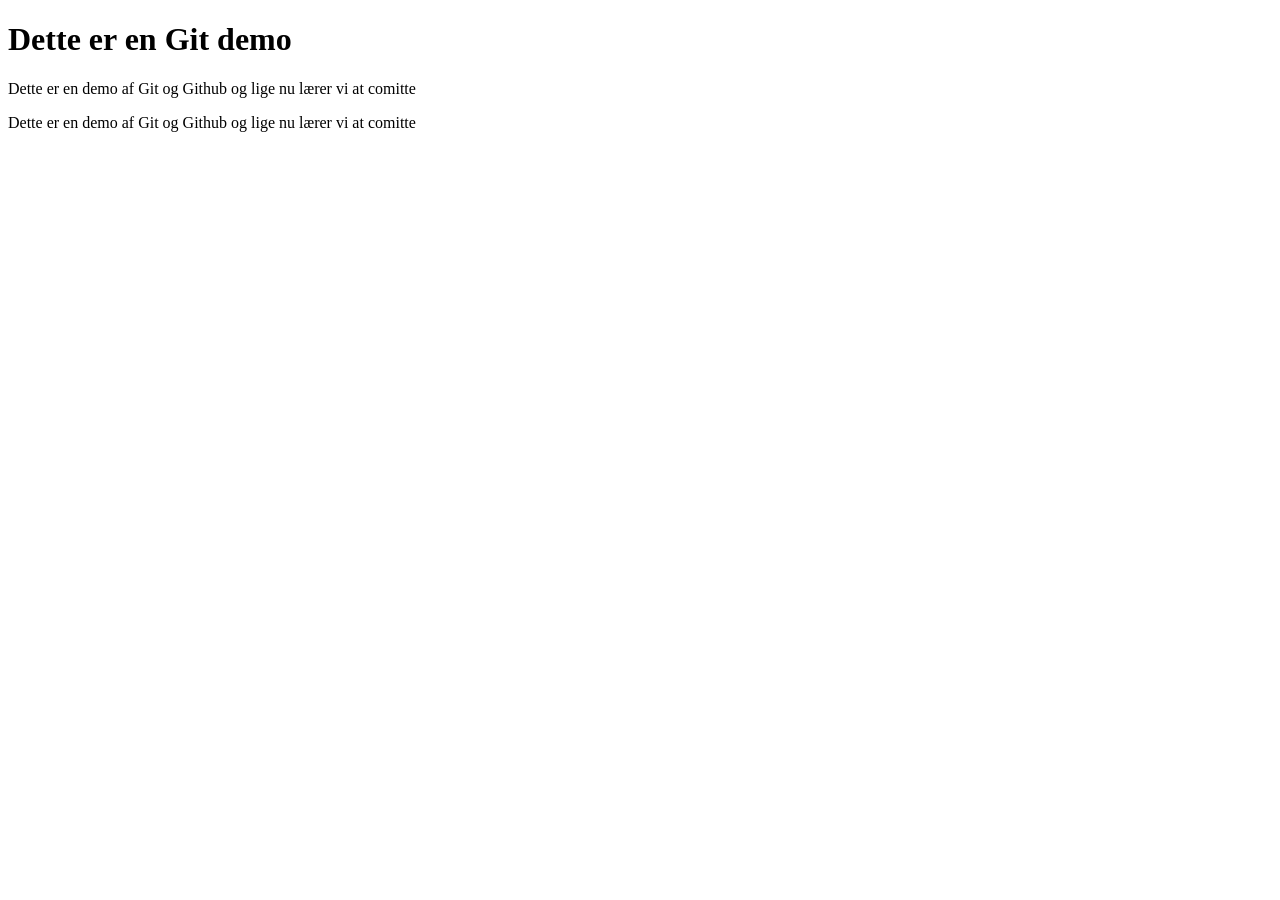
<file: index.html>
<!DOCTYPE html>
<html lang="en">
<head>
    <meta charset="UTF-8">
    <title>Title</title>
</head>
<body>

<h1>Dette er en Git demo</h1>
<p>Dette er en demo af Git og Github og lige nu lærer vi at comitte</p>
<p>Dette er en demo af Git og Github og lige nu lærer vi at comitte</p>


</body>
</html>
</file>
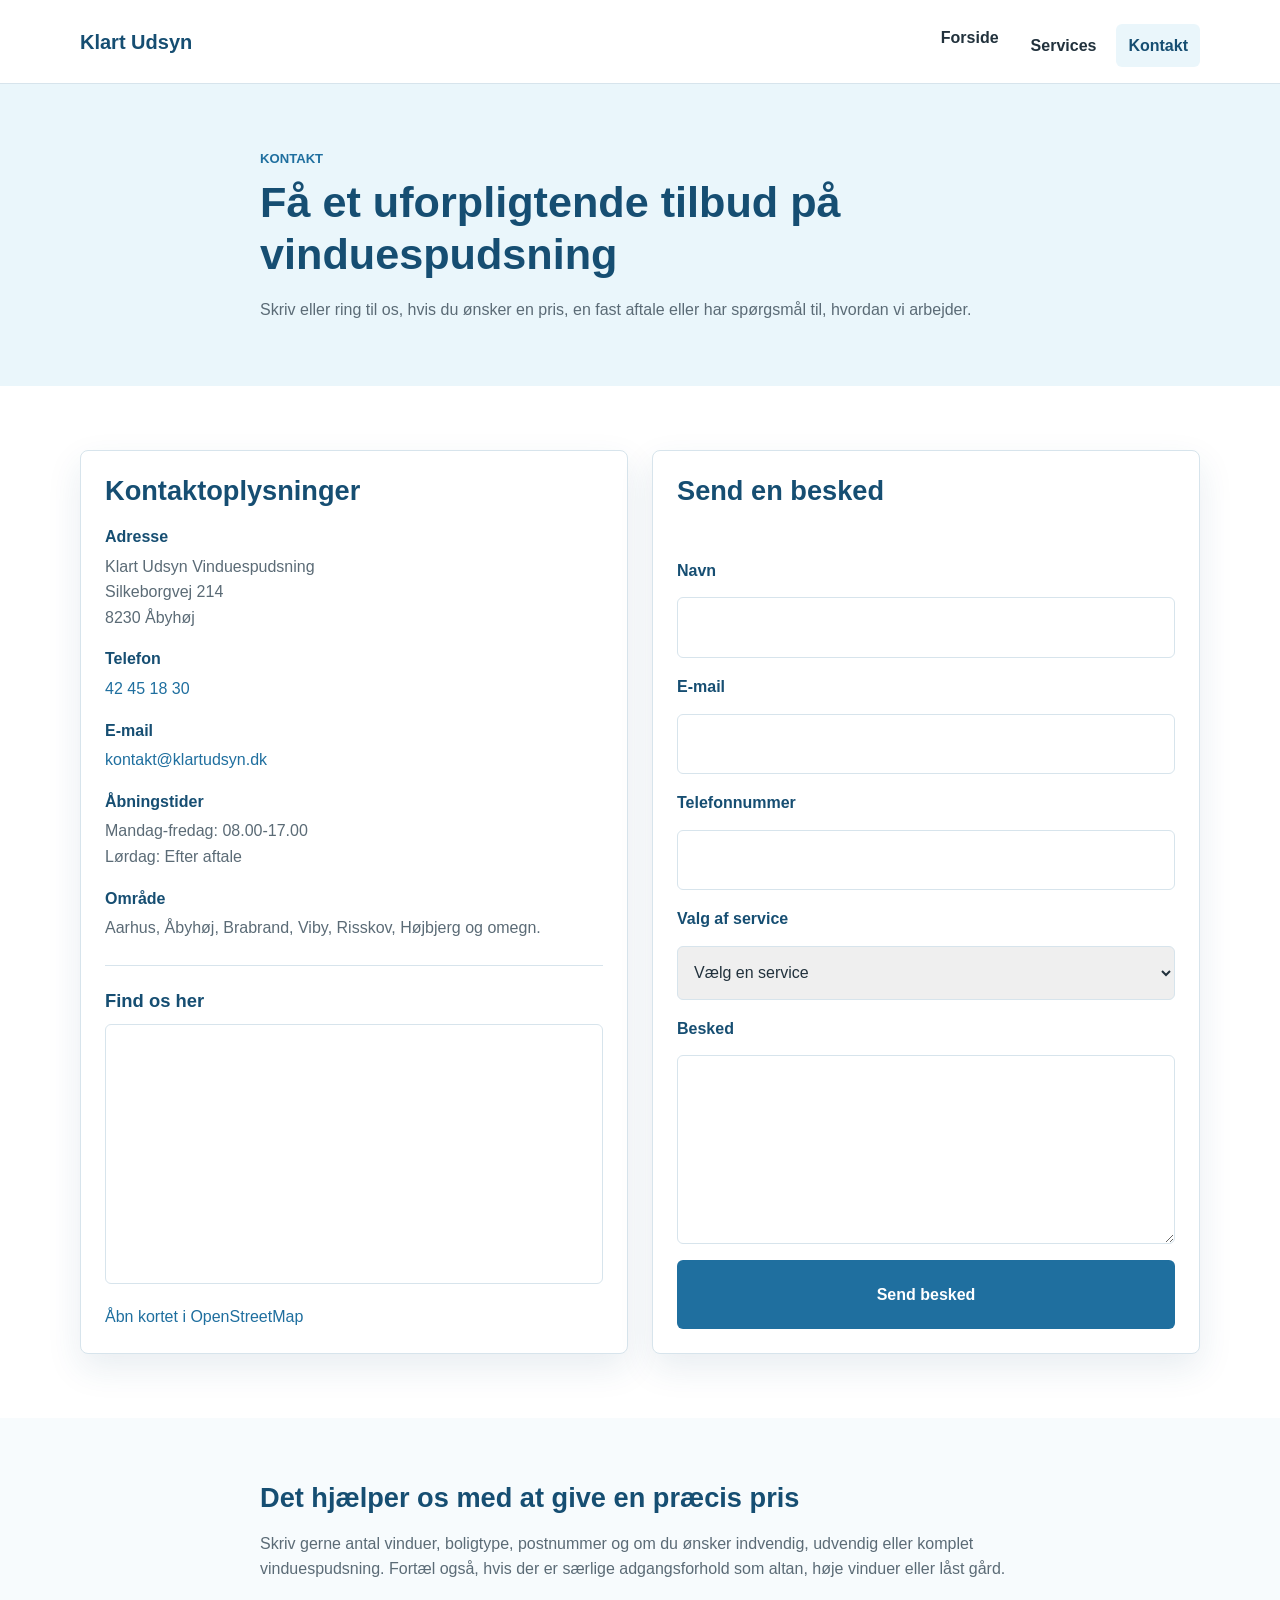
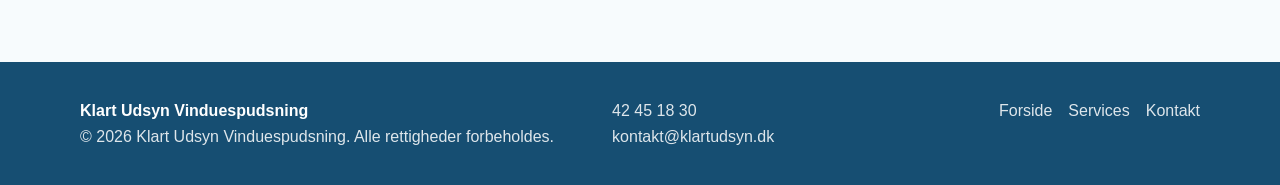
<file: window-cleaning/contact.html>
<!DOCTYPE html>
<html lang="da">
<head>
    <meta charset="UTF-8">
    <meta name="viewport" content="width=device-width, initial-scale=1.0">
    <title>Kontakt | Klart Udsyn Vinduespudsning</title>
    <link rel="stylesheet" href="css/styles.css">
</head>
<body>
    <!-- Sidehoved med logo og navigation -->
    <header class="site-header">
        <div class="container header-content">
            <a class="site-logo" href="index.html" aria-label="Klart Udsyn Vinduespudsning forside">
                Klart Udsyn
            </a>
            <nav class="main-navigation" aria-label="Hovednavigation">
                <ul>
                    <li><a href="index.html">Forside</a></li>
                    <li><a href="services.html">Services</a></li>
                    <li><a class="active" href="contact.html" aria-current="page">Kontakt</a></li>
                </ul>
            </nav>
        </div>
    </header>

    <main>
        <!-- Introduktion til kontakt -->
        <section class="page-intro">
            <div class="container narrow">
                <p class="eyebrow">Kontakt</p>
                <h1>Få et uforpligtende tilbud på vinduespudsning</h1>
                <p>
                    Skriv eller ring til os, hvis du ønsker en pris, en fast aftale eller har spørgsmål til,
                    hvordan vi arbejder.
                </p>
            </div>
        </section>

        <!-- Kontaktoplysninger og formular -->
        <section class="section">
            <div class="container contact-grid">
                <aside class="contact-details" aria-labelledby="contact-details-heading">
                    <h2 id="contact-details-heading">Kontaktoplysninger</h2>
                    <dl>
                        <div>
                            <dt>Adresse</dt>
                            <dd>Klart Udsyn Vinduespudsning<br>Silkeborgvej 214<br>8230 Åbyhøj</dd>
                        </div>
                        <div>
                            <dt>Telefon</dt>
                            <dd><a href="tel:+4542451830">42 45 18 30</a></dd>
                        </div>
                        <div>
                            <dt>E-mail</dt>
                            <dd><a href="mailto:kontakt@klartudsyn.dk">kontakt@klartudsyn.dk</a></dd>
                        </div>
                        <div>
                            <dt>Åbningstider</dt>
                            <dd>Mandag-fredag: 08.00-17.00<br>Lørdag: Efter aftale</dd>
                        </div>
                        <div>
                            <dt>Område</dt>
                            <dd>Aarhus, Åbyhøj, Brabrand, Viby, Risskov, Højbjerg og omegn.</dd>
                        </div>
                    </dl>

                    <!-- Kort over butikkens placering -->
                    <div class="map-card">
                        <h3>Find os her</h3>
                        <iframe
                            title="Kort der viser Klart Udsyn Vinduespudsning på Silkeborgvej i Åbyhøj"
                            src="https://www.openstreetmap.org/export/embed.html?bbox=10.1450%2C56.1430%2C10.1850%2C56.1630&amp;layer=mapnik&amp;marker=56.1530%2C10.1650"
                            loading="lazy">
                        </iframe>
                        <p>
                            <a href="https://www.openstreetmap.org/?mlat=56.1530&amp;mlon=10.1650#map=15/56.1530/10.1650" target="_blank" rel="noopener">
                                Åbn kortet i OpenStreetMap
                            </a>
                        </p>
                    </div>
                </aside>

                <form class="contact-form" action="#" method="post">
                    <h2>Send en besked</h2>
                    <div class="form-field">
                        <label for="name">Navn</label>
                        <input type="text" id="name" name="name" autocomplete="name" required>
                    </div>
                    <div class="form-field">
                        <label for="email">E-mail</label>
                        <input type="email" id="email" name="email" autocomplete="email" required>
                    </div>
                    <div class="form-field">
                        <label for="phone">Telefonnummer</label>
                        <input type="tel" id="phone" name="phone" autocomplete="tel">
                    </div>
                    <div class="form-field">
                        <label for="service">Valg af service</label>
                        <select id="service" name="service" required>
                            <option value="">Vælg en service</option>
                            <option value="privat">Privat vinduespudsning</option>
                            <option value="erhverv">Erhvervsvinduespudsning</option>
                            <option value="abonnement">Fast abonnementsordning</option>
                            <option value="andet">Andet</option>
                        </select>
                    </div>
                    <div class="form-field">
                        <label for="message">Besked</label>
                        <textarea id="message" name="message" rows="6" required></textarea>
                    </div>
                    <button class="button button-primary" type="submit">Send besked</button>
                </form>
            </div>
        </section>

        <!-- Ekstra kontaktinformation -->
        <section class="section section-muted">
            <div class="container narrow">
                <h2>Det hjælper os med at give en præcis pris</h2>
                <p>
                    Skriv gerne antal vinduer, boligtype, postnummer og om du ønsker indvendig,
                    udvendig eller komplet vinduespudsning. Fortæl også, hvis der er særlige adgangsforhold
                    som altan, høje vinduer eller låst gård.
                </p>
            </div>
        </section>
    </main>

    <!-- Footer med kontakt og genveje -->
    <footer class="site-footer">
        <div class="container footer-grid">
            <div>
                <strong>Klart Udsyn Vinduespudsning</strong>
                <p>&copy; 2026 Klart Udsyn Vinduespudsning. Alle rettigheder forbeholdes.</p>
            </div>
            <div>
                <p><a href="tel:+4542451830">42 45 18 30</a></p>
                <p><a href="mailto:kontakt@klartudsyn.dk">kontakt@klartudsyn.dk</a></p>
            </div>
            <nav class="footer-navigation" aria-label="Footer navigation">
                <a href="index.html">Forside</a>
                <a href="services.html">Services</a>
                <a href="contact.html">Kontakt</a>
            </nav>
        </div>
    </footer>
</body>
</html>
</file>
<file: window-cleaning/css/styles.css>
:root {
    --color-white: #ffffff;
    --color-surface: #f7fbfd;
    --color-muted: #eaf6fb;
    --color-border: #d7e4ec;
    --color-text: #21313c;
    --color-text-soft: #5b6b76;
    --color-primary: #1f6f9f;
    --color-primary-dark: #164e72;
    --color-accent: #eef5f8;
    --shadow-soft: 0 14px 35px rgba(31, 78, 114, 0.1);
    --radius-small: 6px;
    --radius-medium: 8px;
    --space-xs: 0.5rem;
    --space-sm: 0.75rem;
    --space-md: 1rem;
    --space-lg: 1.5rem;
    --space-xl: 2.25rem;
    --space-xxl: 4rem;
    --container-width: 1120px;
    --font-family: Arial, Helvetica, sans-serif;
}

* {
    box-sizing: border-box;
}

html {
    scroll-behavior: smooth;
}

body {
    margin: 0;
    background: var(--color-white);
    color: var(--color-text);
    font-family: var(--font-family);
    font-size: 1rem;
    line-height: 1.6;
}

img {
    display: block;
    max-width: 100%;
    height: auto;
}

a {
    color: var(--color-primary);
    text-decoration: none;
}

a:hover {
    color: var(--color-primary-dark);
}

a:focus-visible,
button:focus-visible,
input:focus-visible,
select:focus-visible,
textarea:focus-visible {
    outline: 3px solid rgba(31, 111, 159, 0.35);
    outline-offset: 3px;
}

h1,
h2,
h3,
p {
    margin-top: 0;
}

h1,
h2,
h3 {
    color: var(--color-primary-dark);
    line-height: 1.2;
}

h1 {
    font-size: 2.15rem;
    margin-bottom: var(--space-md);
}

h2 {
    font-size: 1.7rem;
    margin-bottom: var(--space-md);
}

h3 {
    font-size: 1.15rem;
    margin-bottom: var(--space-sm);
}

p {
    color: var(--color-text-soft);
}

ul {
    margin: 0;
    padding-left: 1.25rem;
}

li + li {
    margin-top: var(--space-xs);
}

.container {
    width: min(100% - 2rem, var(--container-width));
    margin: 0 auto;
}

.narrow {
    max-width: 760px;
}

.site-header {
    position: sticky;
    top: 0;
    z-index: 10;
    background: rgba(255, 255, 255, 0.96);
    border-bottom: 1px solid var(--color-border);
}

.header-content {
    display: flex;
    flex-direction: column;
    gap: var(--space-sm);
    padding: var(--space-md) 0;
}

.site-logo {
    color: var(--color-primary-dark);
    font-size: 1.25rem;
    font-weight: 700;
}

.main-navigation ul {
    display: flex;
    flex-wrap: wrap;
    gap: var(--space-xs);
    list-style: none;
    margin: 0;
    padding: 0;
}

.main-navigation a {
    display: inline-block;
    border-radius: var(--radius-small);
    color: var(--color-text);
    font-weight: 700;
    padding: 0.55rem 0.75rem;
}

.main-navigation a:hover,
.main-navigation a.active {
    background: var(--color-muted);
    color: var(--color-primary-dark);
}

.hero {
    background: linear-gradient(180deg, var(--color-surface), var(--color-white));
    padding: var(--space-xl) 0 var(--space-xxl);
}

.hero-grid {
    display: grid;
    gap: var(--space-xl);
    align-items: center;
}

.hero-content p:last-of-type {
    margin-bottom: var(--space-lg);
}

.hero-slogan {
    color: var(--color-primary-dark);
    font-size: 1.2rem;
    font-weight: 700;
}

.hero-image,
.service-card,
.service-detail,
.contact-details,
.contact-form {
    border: 1px solid var(--color-border);
    border-radius: var(--radius-medium);
    box-shadow: var(--shadow-soft);
}

.hero-image {
    width: 100%;
    aspect-ratio: 16 / 9;
    object-fit: cover;
}

.eyebrow {
    color: var(--color-primary);
    font-size: 0.82rem;
    font-weight: 700;
    letter-spacing: 0;
    margin-bottom: var(--space-xs);
    text-transform: uppercase;
}

.button {
    display: inline-flex;
    align-items: center;
    justify-content: center;
    border: 2px solid transparent;
    border-radius: var(--radius-small);
    cursor: pointer;
    font: inherit;
    font-weight: 700;
    min-height: 2.75rem;
    padding: 0.7rem 1.15rem;
    transition: background-color 160ms ease, border-color 160ms ease, color 160ms ease;
}

.button-primary {
    background: var(--color-primary);
    color: var(--color-white);
}

.button-primary:hover {
    background: var(--color-primary-dark);
    color: var(--color-white);
}

.button-secondary {
    background: var(--color-white);
    border-color: var(--color-primary);
    color: var(--color-primary-dark);
}

.button-secondary:hover {
    background: var(--color-muted);
    color: var(--color-primary-dark);
}

.section {
    padding: var(--space-xxl) 0;
}

.section-muted,
.cta-section {
    background: var(--color-surface);
}

.split-section,
.benefits,
.service-grid,
.contact-grid,
.footer-grid {
    display: grid;
    gap: var(--space-lg);
}

.section-heading {
    max-width: 720px;
    margin-bottom: var(--space-xl);
}

.benefit-card {
    background: var(--color-white);
    border: 1px solid var(--color-border);
    border-radius: var(--radius-medium);
    padding: var(--space-lg);
}

.benefit-card p,
.service-card p,
.service-detail p,
.contact-details p,
.site-footer p {
    margin-bottom: 0;
}

.service-card {
    overflow: hidden;
    background: var(--color-white);
}

.service-card img {
    width: 100%;
    aspect-ratio: 3 / 2;
    object-fit: cover;
}

.service-card-content {
    padding: var(--space-lg);
}

.centered-action {
    margin-top: var(--space-xl);
    text-align: center;
}

.page-intro {
    background: var(--color-muted);
    padding: var(--space-xxl) 0;
}

.page-intro p:last-child {
    margin-bottom: 0;
}

.service-list {
    display: grid;
    gap: var(--space-xl);
}

.service-detail {
    display: grid;
    gap: 0;
    overflow: hidden;
    background: var(--color-white);
}

.service-detail img {
    width: 100%;
    height: 100%;
    min-height: 240px;
    object-fit: cover;
}

.service-detail-content {
    padding: var(--space-lg);
}

.service-detail ul {
    color: var(--color-text-soft);
}

.cta-section {
    padding: var(--space-xl) 0;
    text-align: center;
}

.cta-content {
    max-width: 720px;
}

.cta-content p {
    margin-bottom: var(--space-lg);
}

.contact-details,
.contact-form {
    background: var(--color-white);
    padding: var(--space-lg);
}

.contact-details dl {
    display: grid;
    gap: var(--space-md);
    margin: 0;
}

.contact-details dt {
    color: var(--color-primary-dark);
    font-weight: 700;
}

.contact-details dd {
    color: var(--color-text-soft);
    margin: 0.25rem 0 0;
}

.map-card {
    border-top: 1px solid var(--color-border);
    margin-top: var(--space-lg);
    padding-top: var(--space-lg);
}

.map-card iframe {
    width: 100%;
    min-height: 260px;
    border: 1px solid var(--color-border);
    border-radius: var(--radius-small);
}

.map-card p {
    margin-top: var(--space-sm);
}

.contact-form {
    display: grid;
    gap: var(--space-md);
}

.form-field {
    display: grid;
    gap: 0.35rem;
}

.form-field label {
    color: var(--color-primary-dark);
    font-weight: 700;
}

.form-field input,
.form-field select,
.form-field textarea {
    width: 100%;
    border: 1px solid var(--color-border);
    border-radius: var(--radius-small);
    color: var(--color-text);
    font: inherit;
    padding: 0.75rem;
}

.form-field textarea {
    resize: vertical;
}

.site-footer {
    background: var(--color-primary-dark);
    color: var(--color-white);
    padding: var(--space-xl) 0;
}

.site-footer p,
.site-footer a {
    color: rgba(255, 255, 255, 0.86);
}

.site-footer a:hover {
    color: var(--color-white);
    text-decoration: underline;
}

.footer-navigation {
    display: flex;
    flex-wrap: wrap;
    gap: var(--space-md);
}

@media (min-width: 640px) {
    h1 {
        font-size: 2.7rem;
    }

    .header-content {
        align-items: center;
        flex-direction: row;
        justify-content: space-between;
    }

    .benefits,
    .service-grid {
        grid-template-columns: repeat(3, 1fr);
    }
}

@media (min-width: 800px) {
    .hero-grid,
    .split-section,
    .contact-grid {
        grid-template-columns: 1fr 1fr;
    }

    .service-detail {
        grid-template-columns: minmax(260px, 0.85fr) 1fr;
    }

    .service-detail:nth-child(even) img {
        order: 2;
    }

    .footer-grid {
        grid-template-columns: 1.4fr 1fr auto;
        align-items: start;
    }
}
</file>
